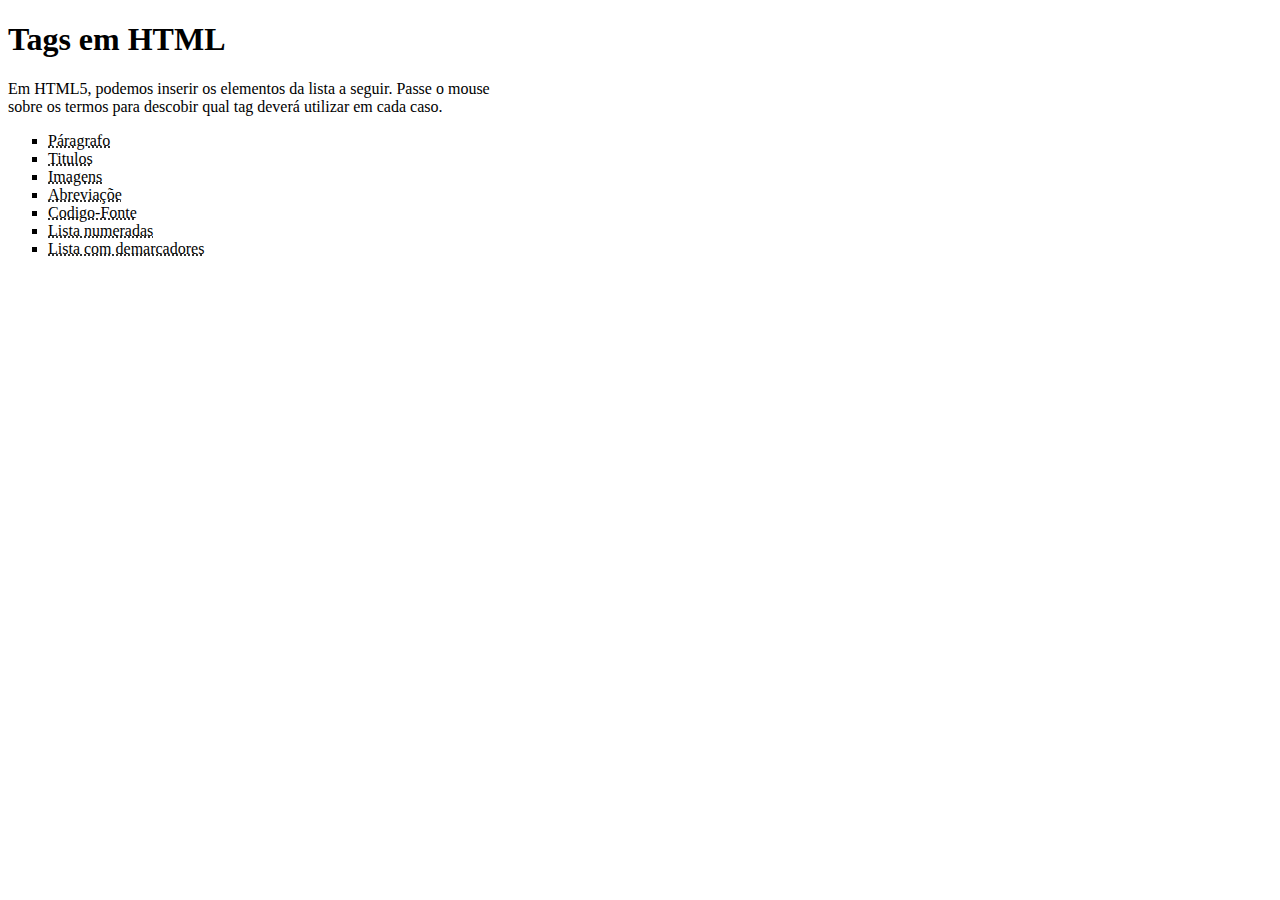
<file: ex006/index.html>
<!DOCTYPE html>
<html lang="pt-br">
<head>
    <meta charset="UTF-8">
    <meta name="viewport" content="width=device-width, initial-scale=1.0">
    <title>Exercicio 006</title>
</head>
<body>
    <h1>Tags em HTML</h1>
    <p>Em HTML5, podemos inserir os elementos da lista a seguir. Passe o mouse <br>sobre os termos para descobir qual tag deverá utilizar em cada caso.</p>
    <ul type="square"> 
        <li><abbr title="Use a tag <p>">Páragrafo</abbr></li>
        <li><abbr title="Use a tag <h>">Titulos</abbr></li>
        <li><abbr title="Use a tag <img src>">Imagens</abbr></li> 
        <li><abbr title="Use a tag <abbr>">Abreviaçõe</abbr></li>
        <li><abbr title="Use a tag <code>">Codigo-Fonte</abbr></li>
        <li><abbr title="Use a tag <ol>">Lista numeradas</abbr></li>
        <li><abbr title="Use a tag <ul>">Lista com demarcadores</abbr></li>
    </ul>
</body>
</html>
</file>
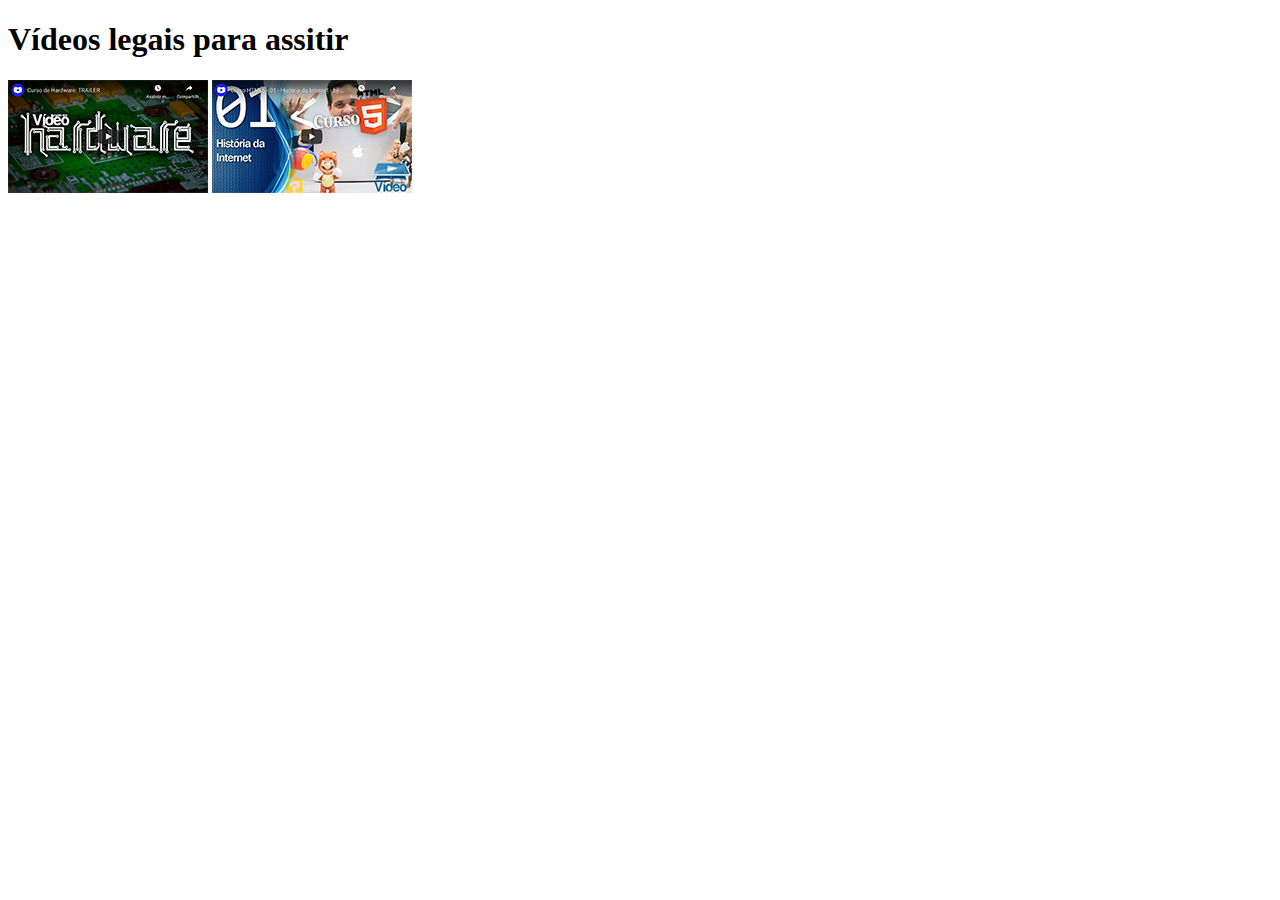
<file: ex009/index.html>
<!DOCTYPE html>
<html lang="pt-br">
<head>
    <meta charset="UTF-8">
    <meta name="viewport" content="width=device-width, initial-scale=1.0">
    <title>exercicio</title>
</head>
<body>
    <h1>Vídeos legais para assitir</h1>
    <a href="paginas/pagina1.html" target="_self">
    <img src="imagens/thumb-hardware.png" alt="thumb-hardware.png"></a>

    <a href="paginas/paginas2.html">
        <img src="imagens/thumb-html.png" alt="thumb-html"></a>
</body>
</html>
</file>
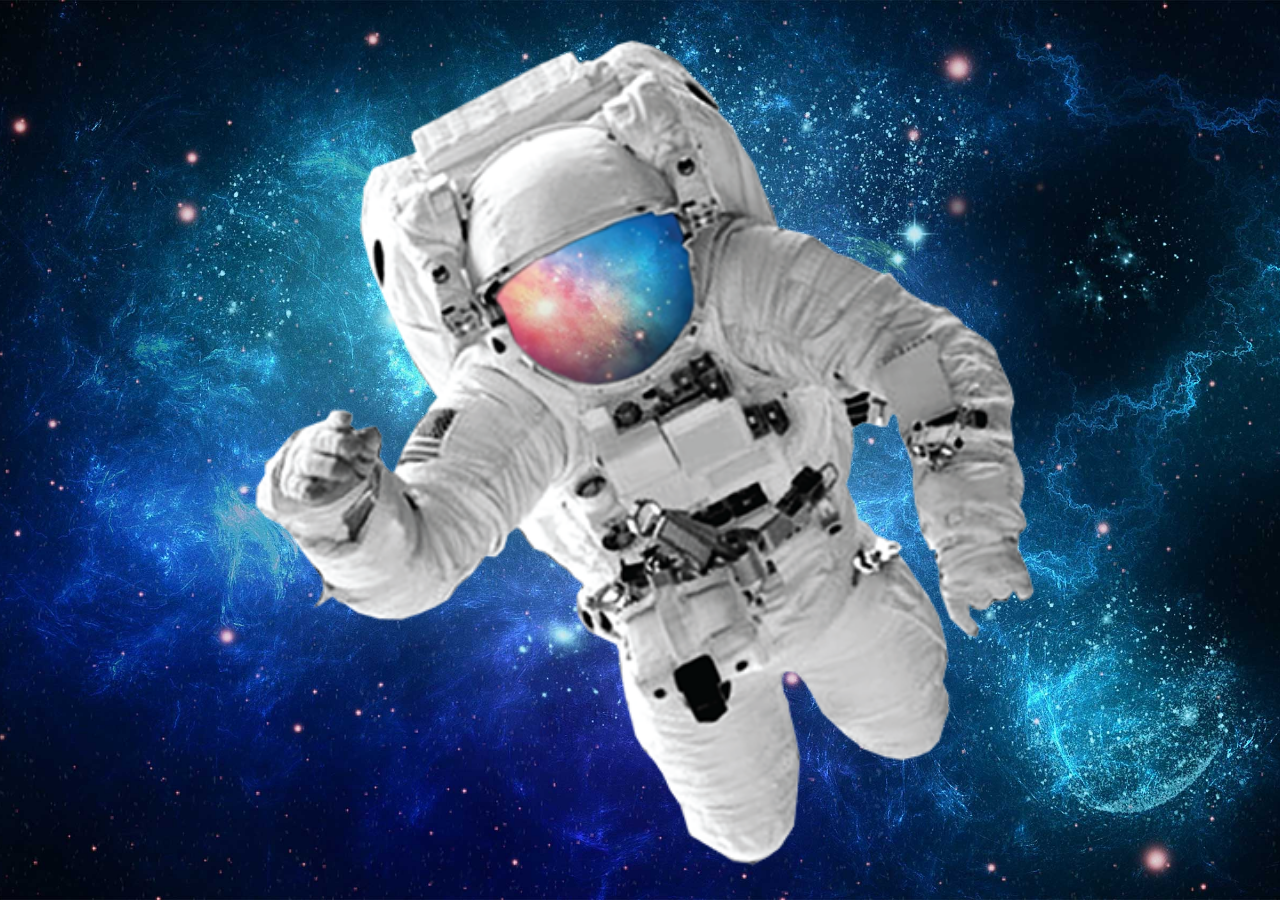
<file: ex011/index.html>
<!DOCTYPE html>
<html lang="pt-br">
<head>
    <meta charset="UTF-8">
    <meta name="viewport" content="width=device-width, initial-scale=1.0">
    <title>Desafio 011</title>
    <style>
       body{
        background-image: url(fotos/espaco.jpg);
        background-position: center center;
        background-repeat: no-repeat;
        background-size: cover;
        background-attachment: fixed;
       }

       div#astro{
        height: 100vh;
        width: 100%;
        background-image: url(fotos/astronauta.png);
        background-position: center center;
        background-repeat: no-repeat;
        background-size: contain;
        background-attachment: fixed;
       }
    </style>
</head>
<body>
    <div id="astro">

    </div>
</body>
</html>
</file>
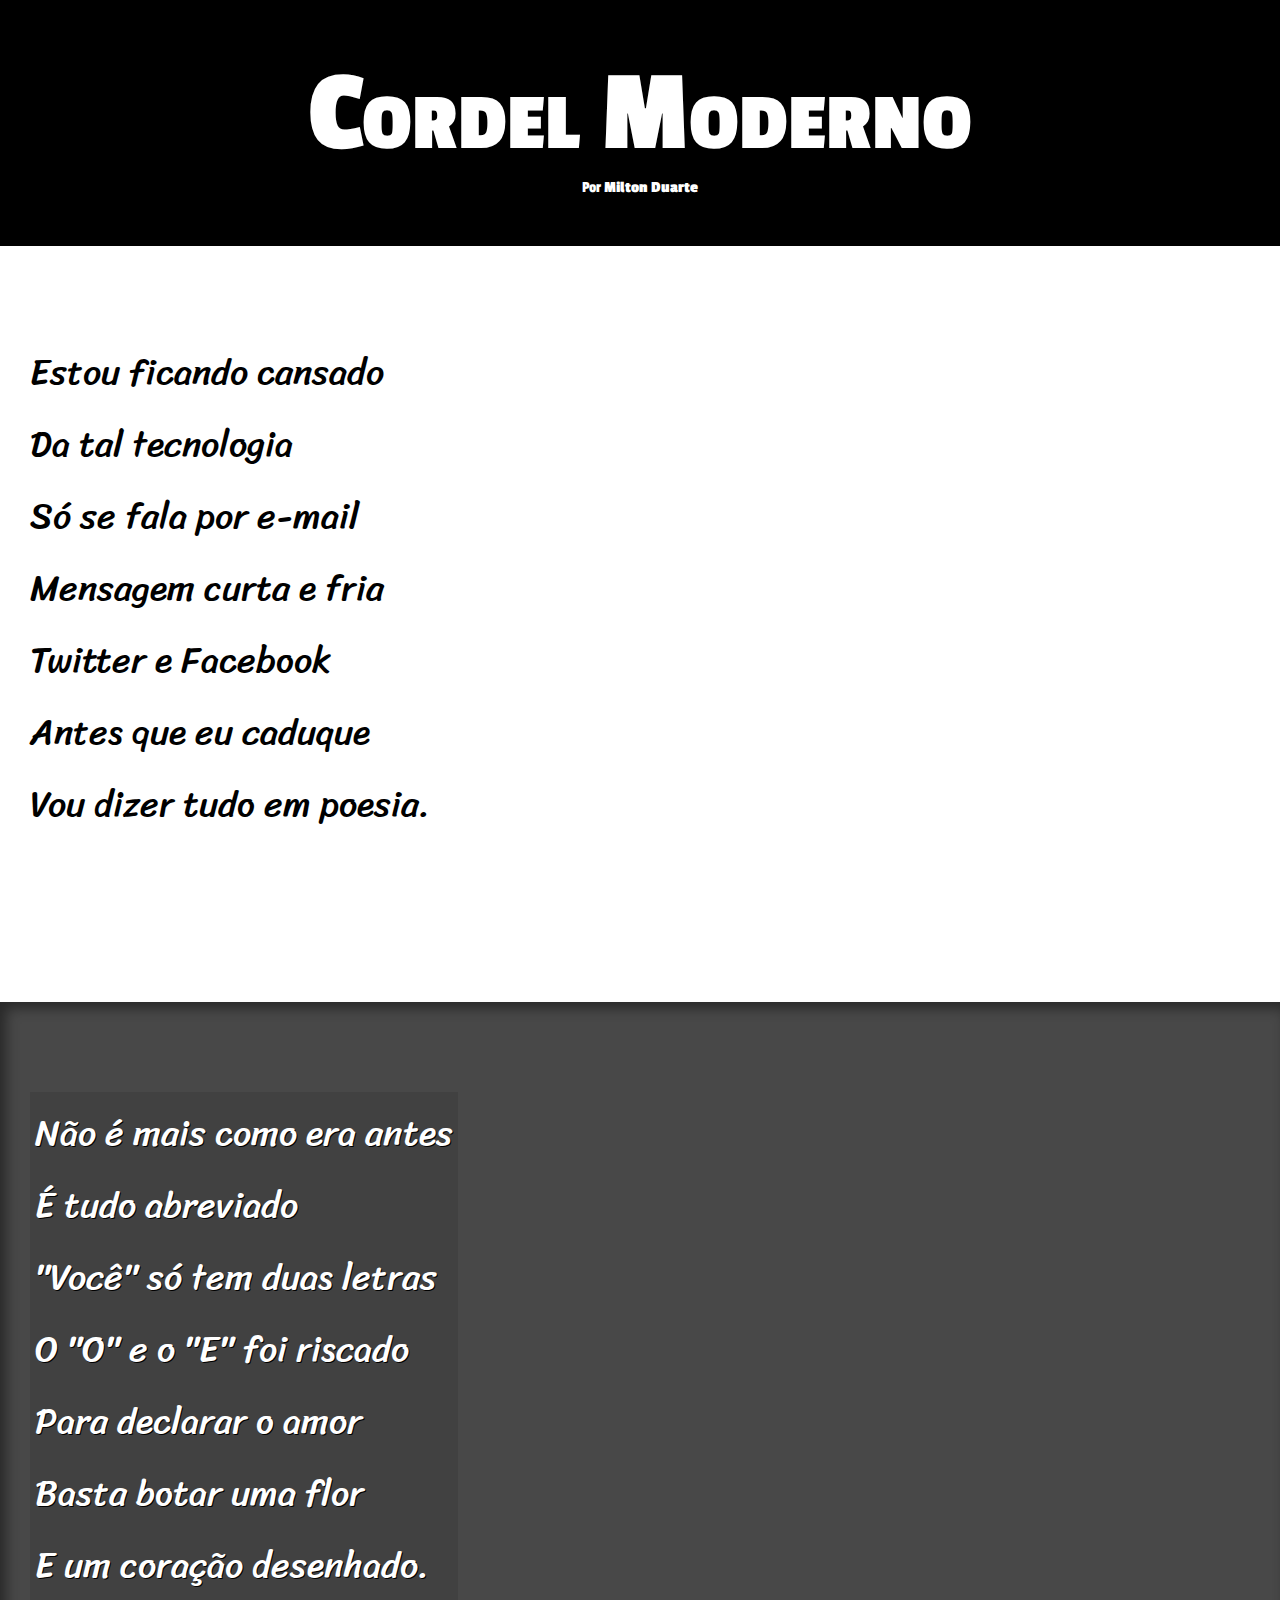
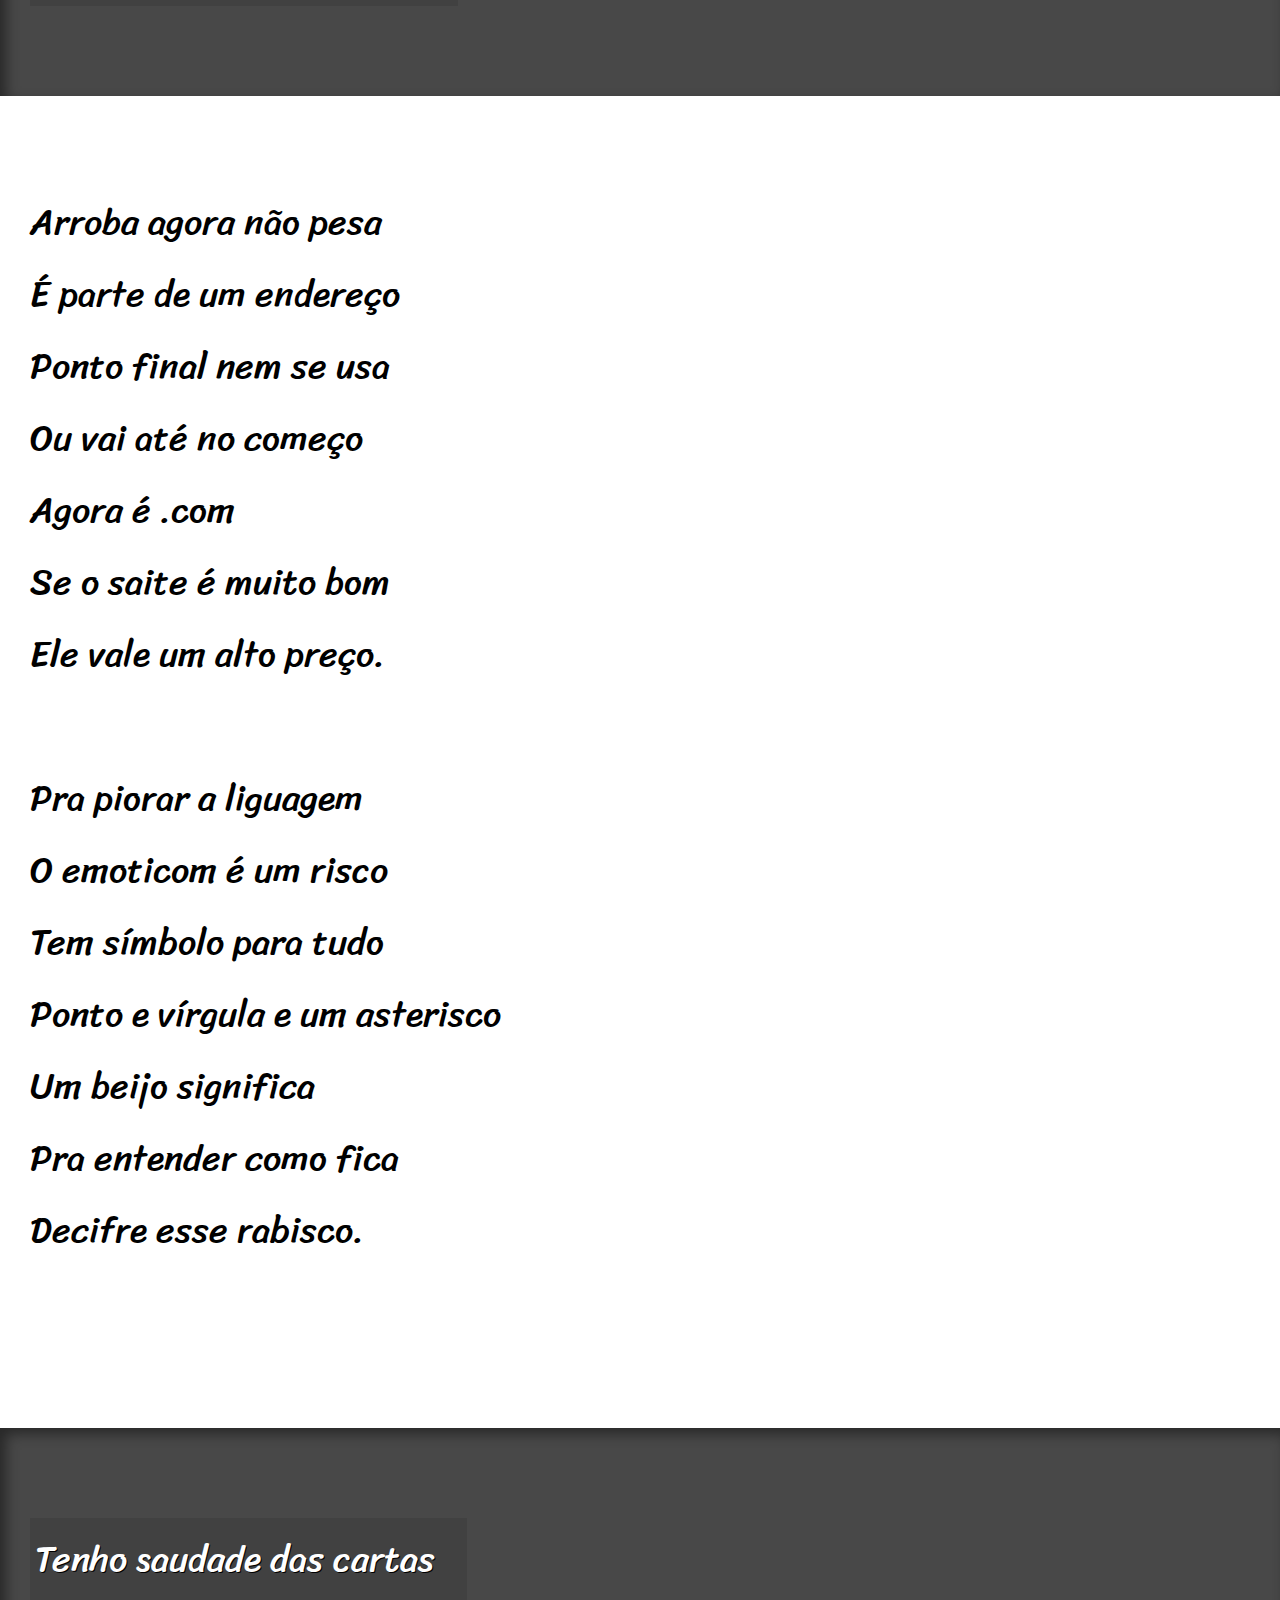
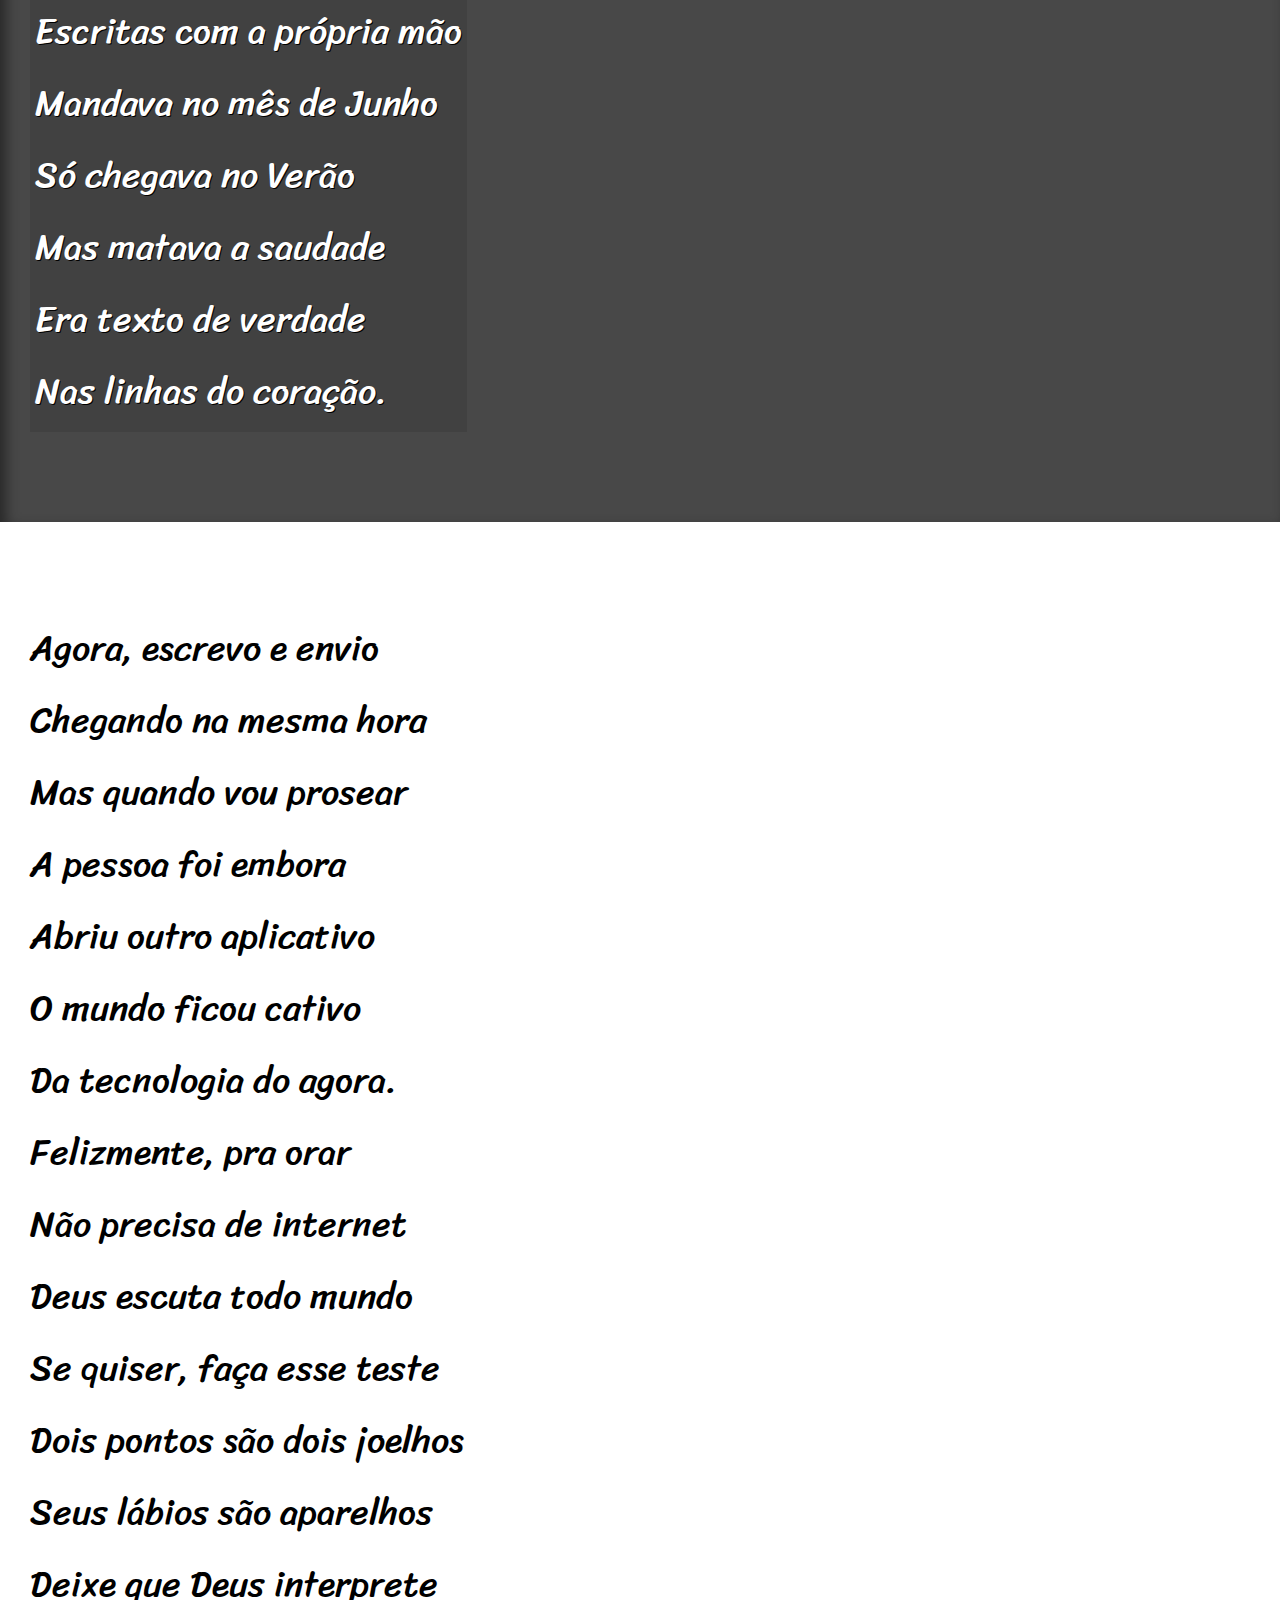
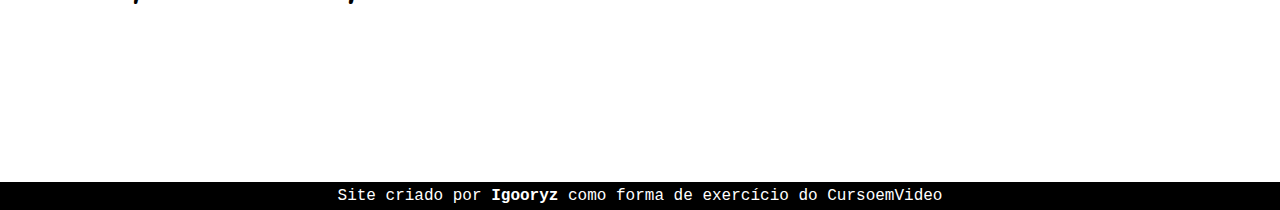
<file: ex012/index.html>
<!DOCTYPE html>
<html lang="pt-br">
<head>
    <meta charset="UTF-8">
    <meta name="viewport" content="width=device-width, initial-scale=1.0">
    <title>Projeto Cordel</title>
    <link rel="stylesheet" href="style.css">
</head>
<body>
    <header>
        <h1>
            Cordel Moderno
        </h1>
        
        <p>
            Por <a href="https://www.recantodasletras.com.br/poesias/3186743" target="_blank">Milton Duarte</a>
        </p>
    </header>

    <section class="normal">
        <p>
            Estou ficando cansado <br>
            Da tal tecnologia <br>
            Só se fala por e-mail <br>
            Mensagem curta e fria <br>
            Twitter e Facebook <br>
            Antes que eu caduque <br>
            Vou dizer tudo em poesia.
        </p>
    </section>

  

    <section class="imagem" id="foto1">
        <p>
            Não é mais como era antes <br>
            É tudo abreviado <br>
            "Você" só tem duas letras <br>
            O "O" e o "E" foi riscado <br>
            Para declarar o amor <br>
            Basta botar uma flor <br>
            E um coração desenhado.
        </p>
    </section>

    

    <section class="normal">
        <p>
            Arroba agora não pesa <br>
            É parte de um endereço <br>
            Ponto final nem se usa <br>
            Ou vai até no começo <br>
            Agora é .com <br>
            Se o saite é muito bom <br>
            Ele vale um alto preço. <br>
        </p>

        <p>
            Pra piorar a liguagem <br>
            O emoticom é um risco <br>
            Tem símbolo para tudo <br>
            Ponto e vírgula e um asterisco <br>
            Um beijo significa <br>
            Pra entender como fica <br>
            Decifre esse rabisco.
        </p>
    </section>

  

    <section class="imagem" id="foto2">
        <p>
            Tenho saudade das cartas <br>
            Escritas com a própria mão <br>
            Mandava no mês de Junho <br>
            Só chegava no Verão <br>
            Mas matava a saudade <br>
            Era texto de verdade <br>
            Nas linhas do coração.
        </p>
    </section>

    

    <section class="normal">
        <p>
            Agora, escrevo e envio <br>
            Chegando na mesma hora <br>
            Mas quando vou prosear <br>
            A pessoa foi embora <br>
            Abriu outro aplicativo <br>
            O mundo ficou cativo <br>
            Da tecnologia do agora. <br>
            Felizmente, pra orar <br>
            Não precisa de internet <br>
            Deus escuta todo mundo <br>
            Se quiser, faça esse teste <br>
            Dois pontos são dois joelhos <br>
            Seus lábios são aparelhos <br>
            Deixe que Deus interprete
        </p>
    </section>

    <footer>
        Site criado por <a href="https://github.com/igooryz" target="_blank">Igooryz</a> como forma de exercício do CursoemVideo
    </footer>
</body>
</html>
</file>
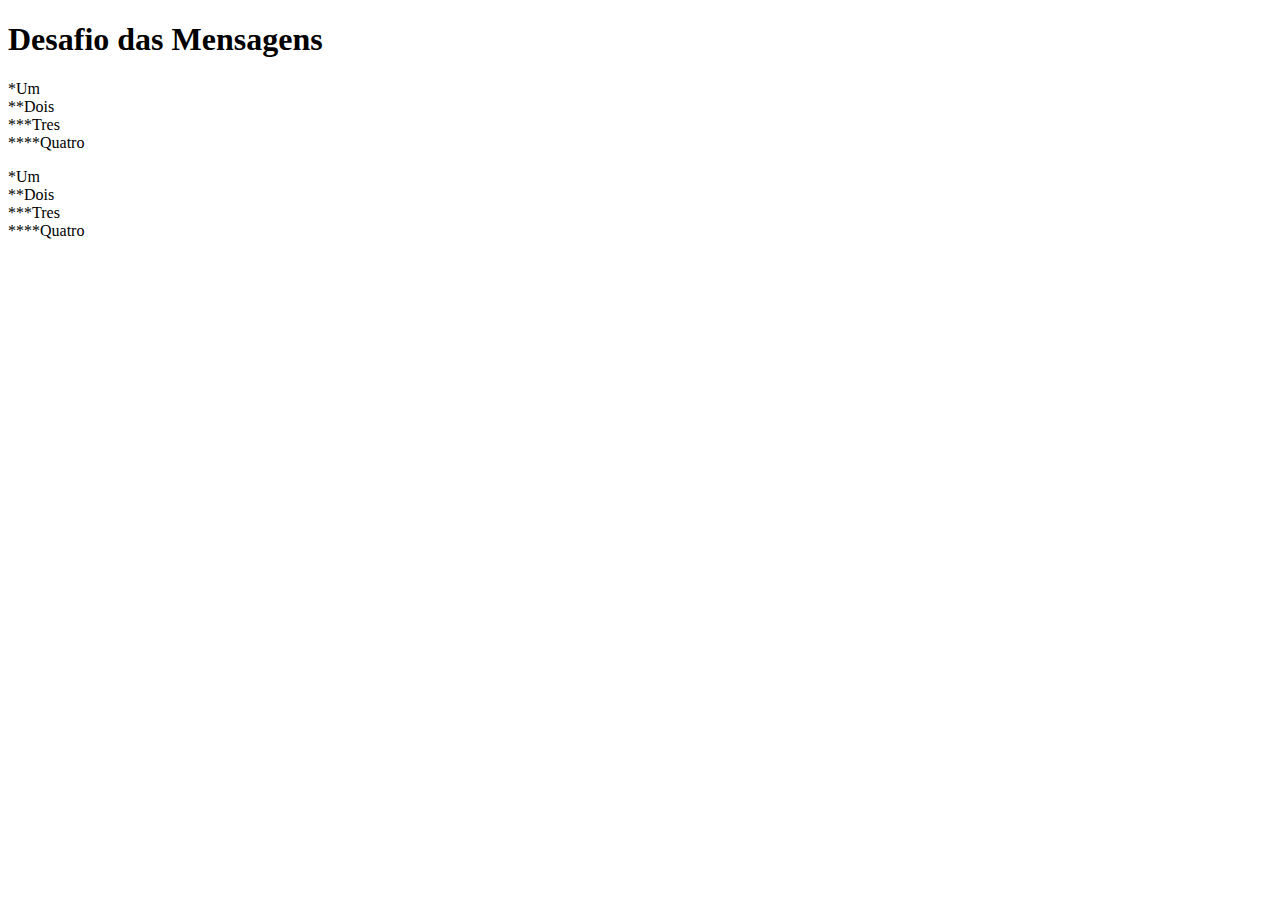
<file: ex001/ex001.html>
<!DOCTYPE html>
<html lang="pt-br">
<head>
    <meta charset="UTF-8">
    <meta name="viewport" content="width=device-width, initial-scale=1.0">
    <title>Exercicio 1</title>
</head>
<body>
    <h1>Desafio das Mensagens</h1>
    <p>*Um<br> **Dois <br> ***Tres <br> ****Quatro </p>
    
    <p>*Um<br> **Dois <br> ***Tres <br> ****Quatro </p>
    
</body>
</html>
</file>
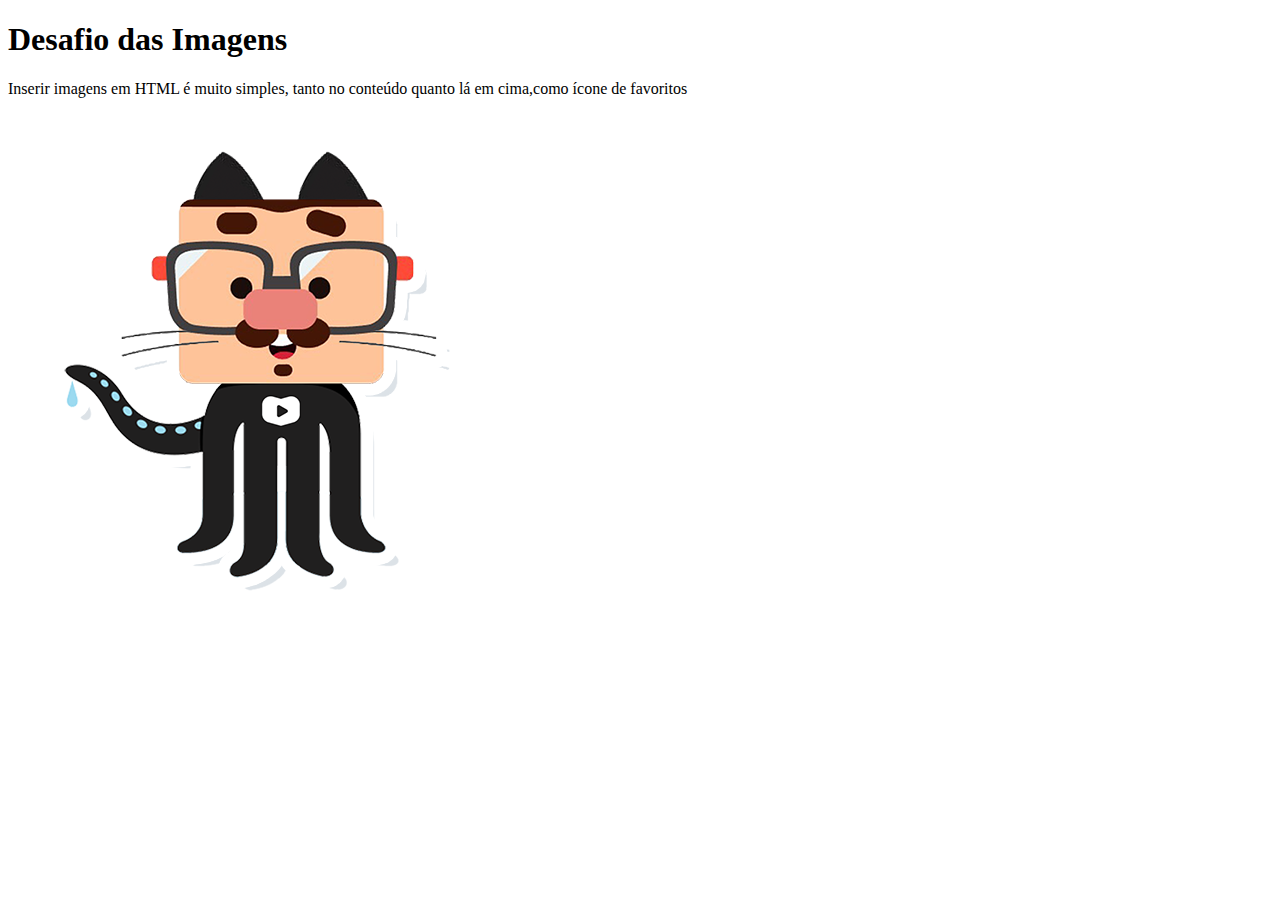
<file: ex002/ex002.html>
<!DOCTYPE html>
<html lang="pt-br">
<head>
    <meta charset="UTF-8">
    <meta name="viewport" content="width=device-width, initial-scale=1.0">
    <title>Dasafio das Imagens</title>
    <link rel="shortcut icon" href="favicon.ico" type="image/x-icon">
</head>
<body>
    <h1>Desafio das Imagens</h1>
    <p>Inserir imagens em HTML é muito simples, tanto no conteúdo quanto lá em cima,como ícone de favoritos</p>
    <img src="favicon.png" alt="Icone">
</body>
</html>
</file>
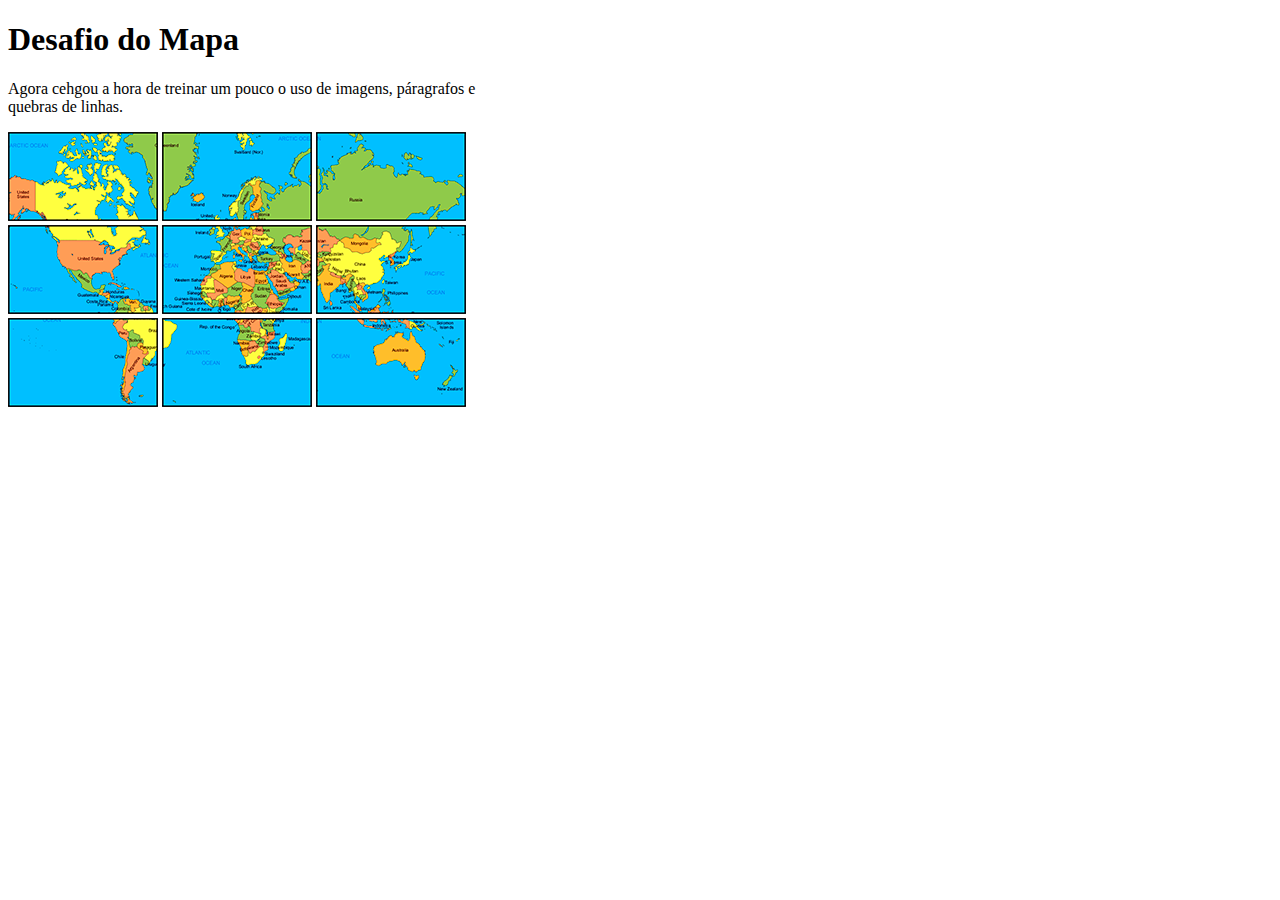
<file: ex003/ex003.html>
<!DOCTYPE html>
<html lang="pt-br">
<head>
    <meta charset="UTF-8">
    <meta name="viewport" content="width=device-width, initial-scale=1.0">
    <title>Desafio Mapa Mundi</title>
    <link rel="shortcut icon" href="favicon.ico" type="image/x-icon">
</head>
<body>
    <h1>Desafio do Mapa</h1>
    <p>Agora cehgou a hora de treinar um pouco o uso de imagens, páragrafos e <br> quebras de linhas.</p>
    <img src="mapa03.png" alt=""> <img src="mapa07.png" alt=""> <img src="mapa05.png" alt=""> <br> 
    <img src="mapa09.png" alt=""> <img src="mapa01.png" alt=""> <img src="mapa08.png" alt=""> <br>
    <img src="mapa06.png" alt=""> <img src="mapa02.png" alt=""> <img src="mapa04.png" alt="">
</body>
</html>
</file>
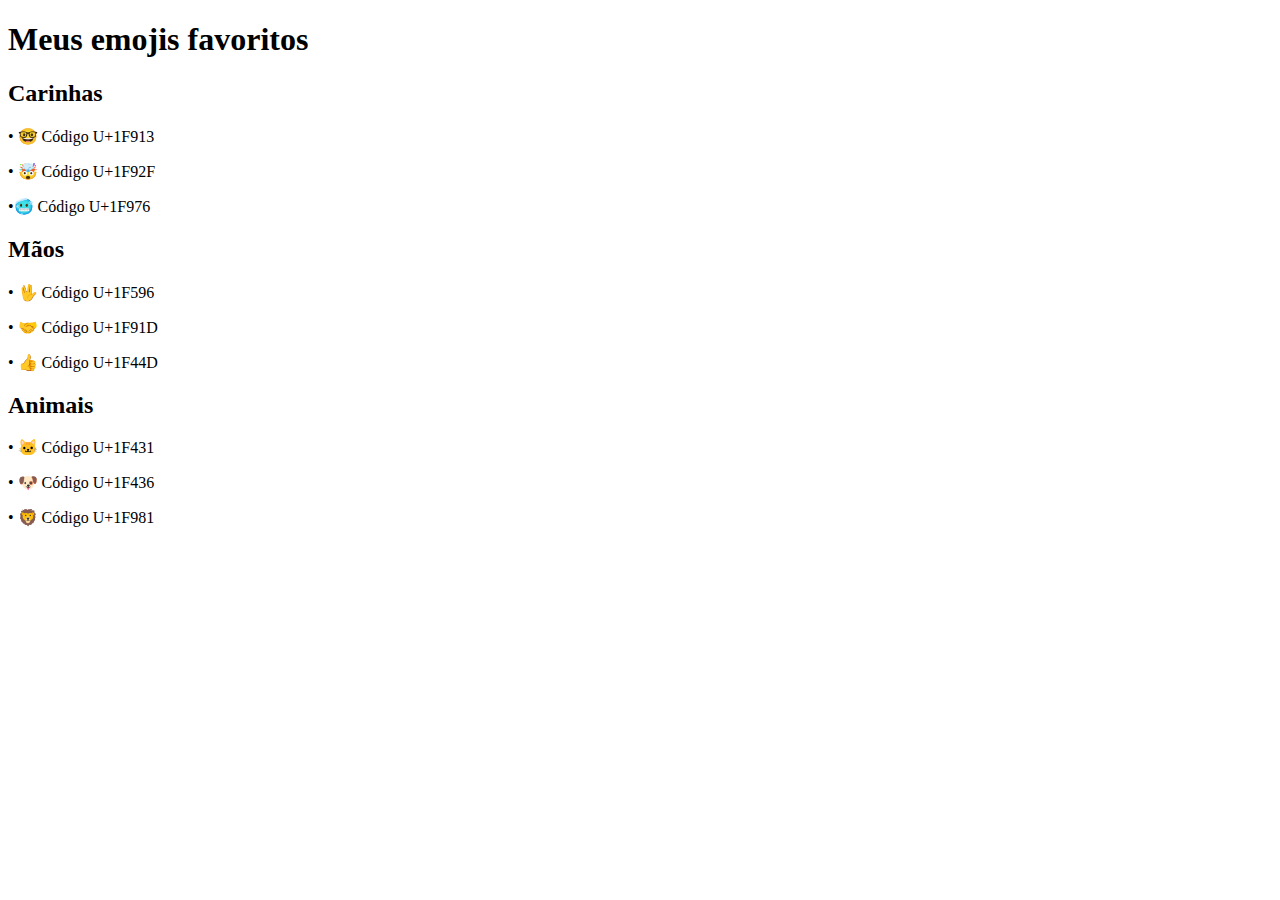
<file: ex004/emojis.html>
<!DOCTYPE html>
<html lang="pt-br">
<head>
    <meta charset="UTF-8">
    <meta name="viewport" content="width=device-width, initial-scale=1.0">
    <title>Desafio dos Emojis</title>
</head>
<body>
    <h1>Meus emojis favoritos</h1>

    <h2>Carinhas</h2>
    <p>• 🤓 Código U+1F913</p>
    <p>• 🤯 Código U+1F92F</p>
    <p>•🥶 Código U+1F976</p>

    <h2>Mãos</h2>
    <p>• 🖖 Código U+1F596</p>
    <p>• 🤝 Código U+1F91D</p>
    <p>• 👍 Código U+1F44D</p>

    <h2>Animais</h2>
    <p>• 🐱 Código U+1F431 </p>
    <p>• 🐶 Código U+1F436</p>
    <p>• 🦁 Código U+1F981</p>

</body>
</html>
</file>
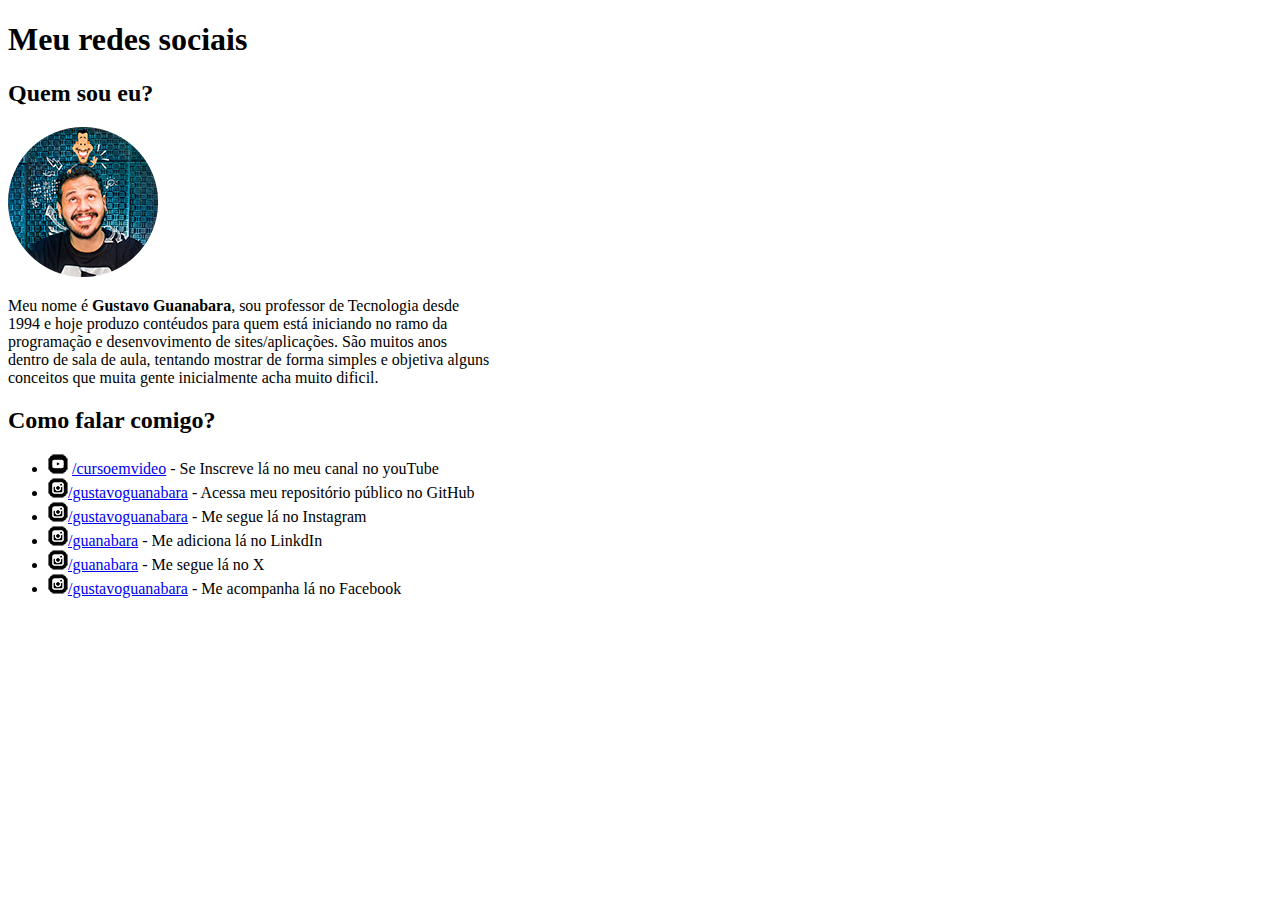
<file: ex005/curriculo.html>
<!DOCTYPE html>
<html lang="pt-br">
<head>
    <meta charset="UTF-8">
    <meta name="viewport" content="width=device-width, initial-scale=1.0">
    <title>Curriculo</title>
</head>
<body>
    <h1>Meu redes sociais</h1>
    <h2>Quem sou eu?</h2>
    <img src="foto-perfil-guanabara.png" alt="Prof"> 
    <p>Meu nome é <strong>Gustavo Guanabara</strong>, sou professor de Tecnologia desde <br>
    1994 e hoje produzo contéudos para quem está iniciando no ramo da <br>
programação e desenvovimento de sites/aplicações. São muitos anos <br>
dentro de sala de aula, tentando mostrar de forma simples e objetiva alguns <br>
conceitos que muita gente inicialmente acha muito dificil.</p>
<h2>Como falar comigo?</h2>
<ul>
    <li><img src="icone-youtube.png" alt="icone-youtube"> <a href="https://www.youtube.com/c/CursoemV%C3%ADdeo" target="_blank" rel="external">/cursoemvideo</a> - Se Inscreve lá no meu canal no youTube</li>
    <li><img src="icone-instagram.png" alt="icone-github"><a href="https://github.com/gustavoguanabara" target="_blank" rel="external">/gustavoguanabara</a> - Acessa meu repositório público no GitHub</li>
    <li><img src="icone-instagram.png" alt="icone-instagram"><a href="https://www.instagram.com/gustavoguanabara/" target="_blank" rel="external">/gustavoguanabara</a> - Me segue lá no Instagram </li>
    <li><img src="icone-instagram.png" alt="icone-linkedin"><a href="https://br.linkedin.com/in/guanabara" target="_blank" rel="external">/guanabara</a> - Me adiciona lá no LinkdIn</li>
    <li><img src="icone-instagram.png" alt="icone-twitter"><a href="https://x.com/guanabara" target="_blank" rel="external">/guanabara</a> - Me segue lá no X </li>
    <li><img src="icone-instagram.png" alt="icone-facebook"><a href="https://www.facebook.com/gustavoguanabara/?locale=pt_BR" target="_blank" rel="external">/gustavoguanabara</a> - Me acompanha lá no Facebook</li>
</ul>
</file>
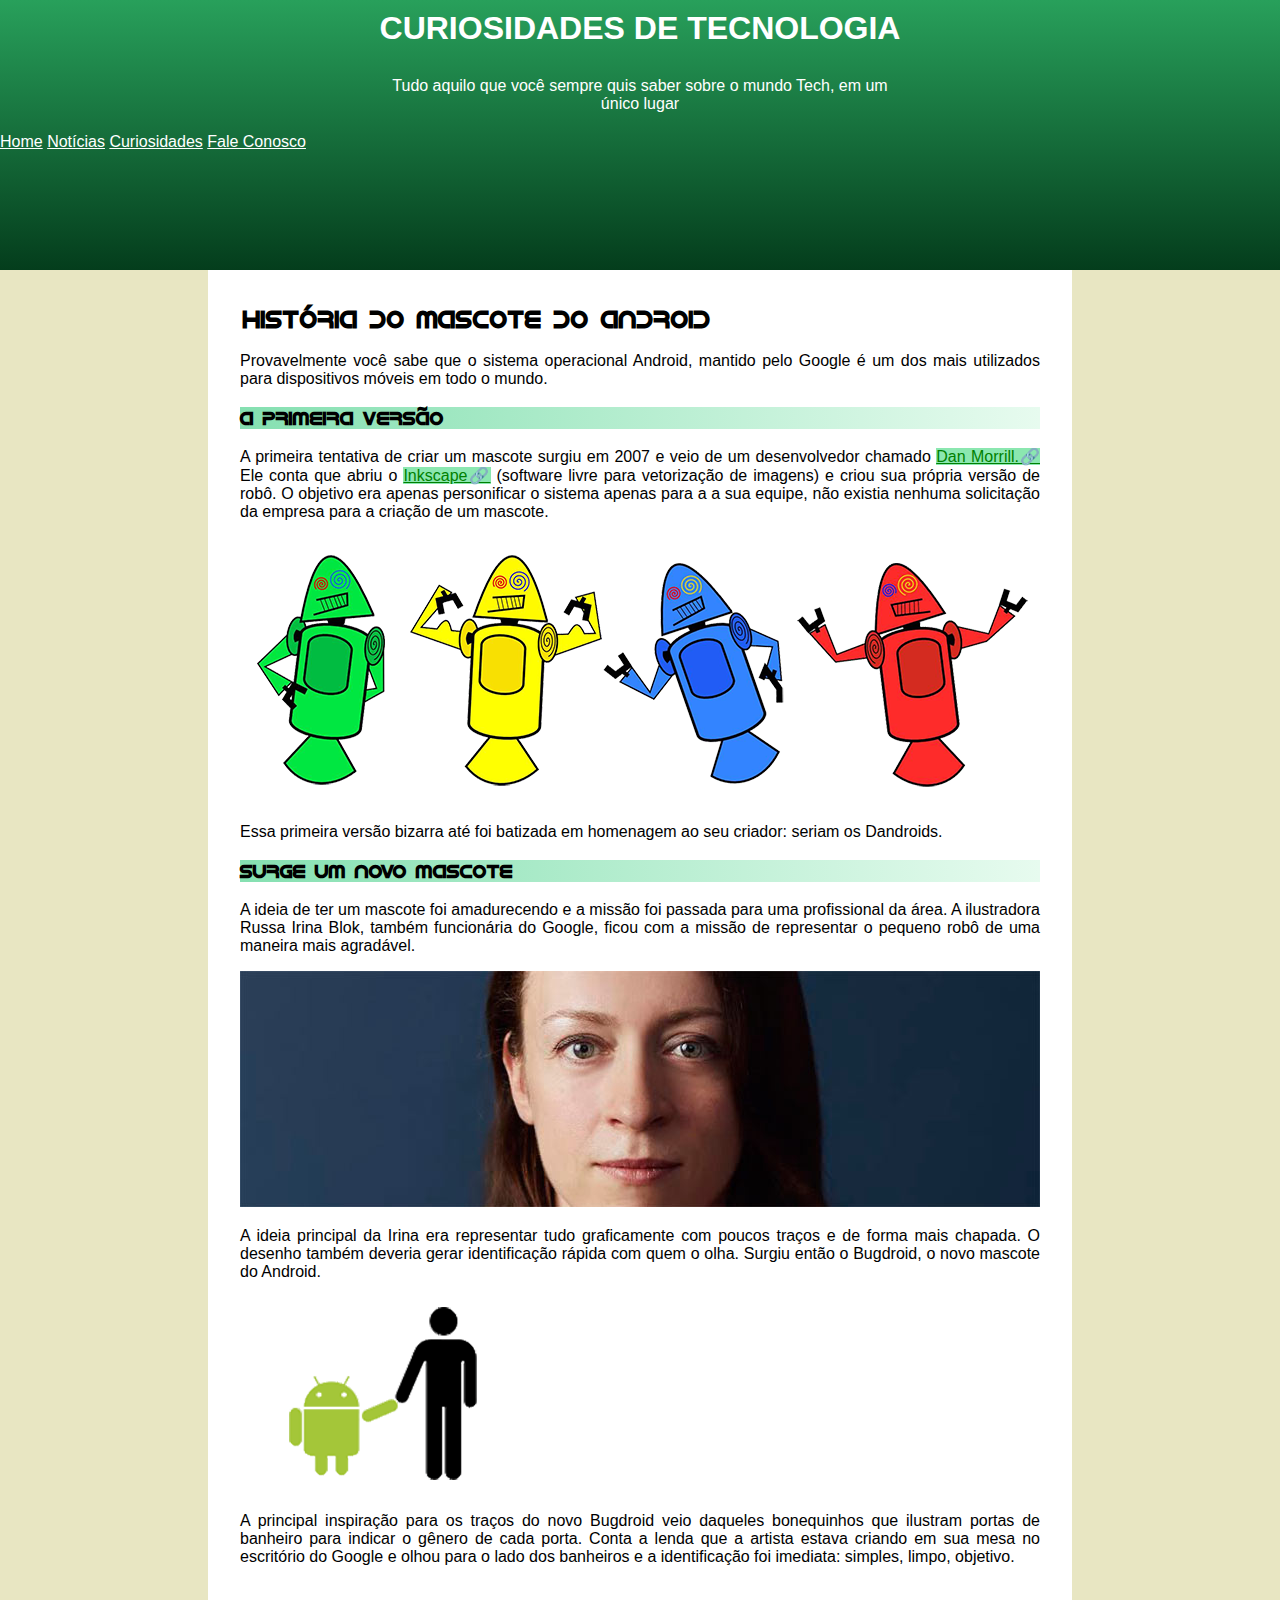
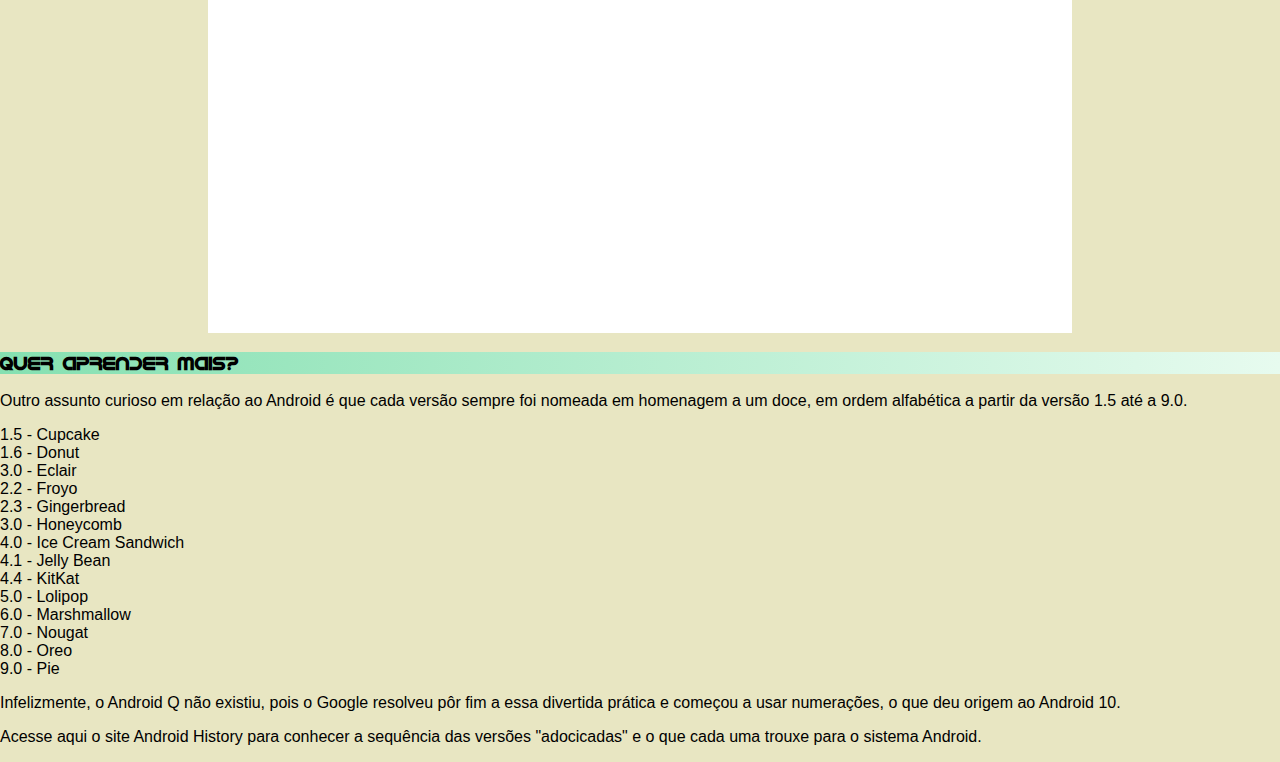
<file: ex010/projeto.html>
<!DOCTYPE html>
<html lang="pt-br">
<head>
    <meta charset="UTF-8">
    <meta name="viewport" content="width=device-width, initial-scale=1.0">
    <title>Projeto</title>
    <link rel="shortcut icon" href="pacote-projeto-d010/imagens/favicon.ico" type="image/x-icon">
    <link rel="stylesheet" href="style.css">
    <style>
        @font-face {
                font-family: idroid ;
                src: url('pacote-projeto-d010/fontes/idroid.otf') format('opentype'); 
                font-weight: normal;
                font-style: normal;
                font-display: swap;
            }
        h2{
            font-family: idroid, 'Gill Sans', 'Gill Sans MT', Calibri, 'Trebuchet MS', sans-serif
        }

        h3{
            font-family: idroid, 'Gill Sans', 'Gill Sans MT', Calibri, 'Trebuchet MS', sans-serif
        }

        h2{
            padding: 3px;
            margin: auto auto;
        }

        h3{
            background-image: linear-gradient(to right, #85E0B1,#E7FBEF);
        }
    </style>
</head>
<body>
    <header>
        <h1>CURIOSIDADES DE TECNOLOGIA</h1>
        <p>Tudo aquilo que você sempre quis saber sobre o mundo Tech, em um <br> único lugar</p>
         <nav>
            <a href="#">Home</a>
            <a href="#">Notícias</a>
            <a href="#">Curiosidades</a>
            <a href="#">Fale Conosco</a>
        </nav>
    </header>

    <main>
            <section id="historia">
                <article>
            <h2>História do Mascote do Android</h2>
            <p>Provavelmente você sabe que o sistema operacional Android, mantido pelo Google é um dos mais utilizados para dispositivos móveis em todo o mundo.</p>
            <h3>A primeira versão</h2>
            <p>A primeira tentativa de criar um mascote surgiu em 2007 e veio de um desenvolvedor chamado <a href="https://androidcommunity.com/dan-morrill-shows-us-the-android-mascot-that-almost-was-20130103/">Dan Morrill.🔗</a> Ele conta que abriu o <a href="https://inkscape.org/pt-br/">Inkscape🔗</a> (software livre para vetorização de imagens) e criou sua própria versão de robô. O objetivo era apenas personificar o sistema apenas para a a sua equipe, não existia nenhuma solicitação da empresa para a criação de um mascote.</p>
            <img src="pacote-projeto-d010/imagens/dan-droids.png" alt="dan-droids">
            <p>Essa primeira versão bizarra até foi batizada em homenagem ao seu criador: seriam os Dandroids.</p>
                </article>
            </section>

            <section id="mascote">
                <article>
            <h3>Surge um novo mascote</h2>
            <p>A ideia de ter um mascote foi amadurecendo e a missão foi passada para uma profissional da área. A ilustradora Russa Irina Blok, também funcionária do Google, ficou com a missão de representar o pequeno robô de uma maneira mais agradável.</p>
            <img src="pacote-projeto-d010/imagens/irina-blok.jpg" alt="irina-blok">
            <p>A ideia principal da Irina era representar tudo graficamente com poucos traços e de forma mais chapada. O desenho também deveria gerar identificação rápida com quem o olha. Surgiu então o Bugdroid, o novo mascote do Android.</p>
            <img src="pacote-projeto-d010/imagens/bugdroid.png" alt="bugdroid">
            <p>A principal inspiração para os traços do novo Bugdroid veio daqueles bonequinhos que ilustram portas de banheiro para indicar o gênero de cada porta. Conta a lenda que a artista estava criando em sua mesa no escritório do Google e olhou para o lado dos banheiros e a identificação foi imediata: simples, limpo, objetivo.</p>
                </article>
            </section>

            <section id="video">
                <iframe width="560" height="315" src="https://www.youtube.com/embed/l2UDgpLz20M?si=1uxYMTYpKsiZG3eZ" title="YouTube video player" frameborder="0" allow="accelerometer; autoplay; clipboard-write; encrypted-media; gyroscope; picture-in-picture; web-share" referrerpolicy="strict-origin-when-cross-origin" allowfullscreen></iframe>
            </section>
    </main>
    <section><h3>Quer aprender mais?</h3>
            <p>Outro assunto curioso em relação ao Android é que cada versão sempre foi nomeada em homenagem a um doce, em ordem alfabética a partir da versão 1.5 até a 9.0.</p></section>
    <section id="listaesq">
        <li>1.5 - Cupcake</li>
        <li>1.6 - Donut</li>
        <li>3.0 - Eclair</li>
        <li>2.2 - Froyo</li>
        <li>2.3 - Gingerbread</li>
        <li>3.0 - Honeycomb</li>
        <li>4.0 - Ice Cream Sandwich</li>
    </section>

    <section id="listadir">
        <li>4.1 - Jelly Bean</li>
        <li>4.4 - KitKat</li>
        <li>5.0 - Lolipop</li>
        <li>6.0 - Marshmallow</li>
        <li>7.0 - Nougat</li>
        <li>8.0 - Oreo</li>
        <li>9.0 - Pie</li>

        <p>Infelizmente, o Android Q não existiu, pois o Google resolveu pôr fim a essa divertida prática e começou a usar numerações, o que deu origem ao Android 10.</p>

        <p>Acesse aqui o site Android History para conhecer a sequência das versões "adocicadas" e o que cada uma trouxe para o sistema Android.</p>
    </section>


</body>
</html>
</file>
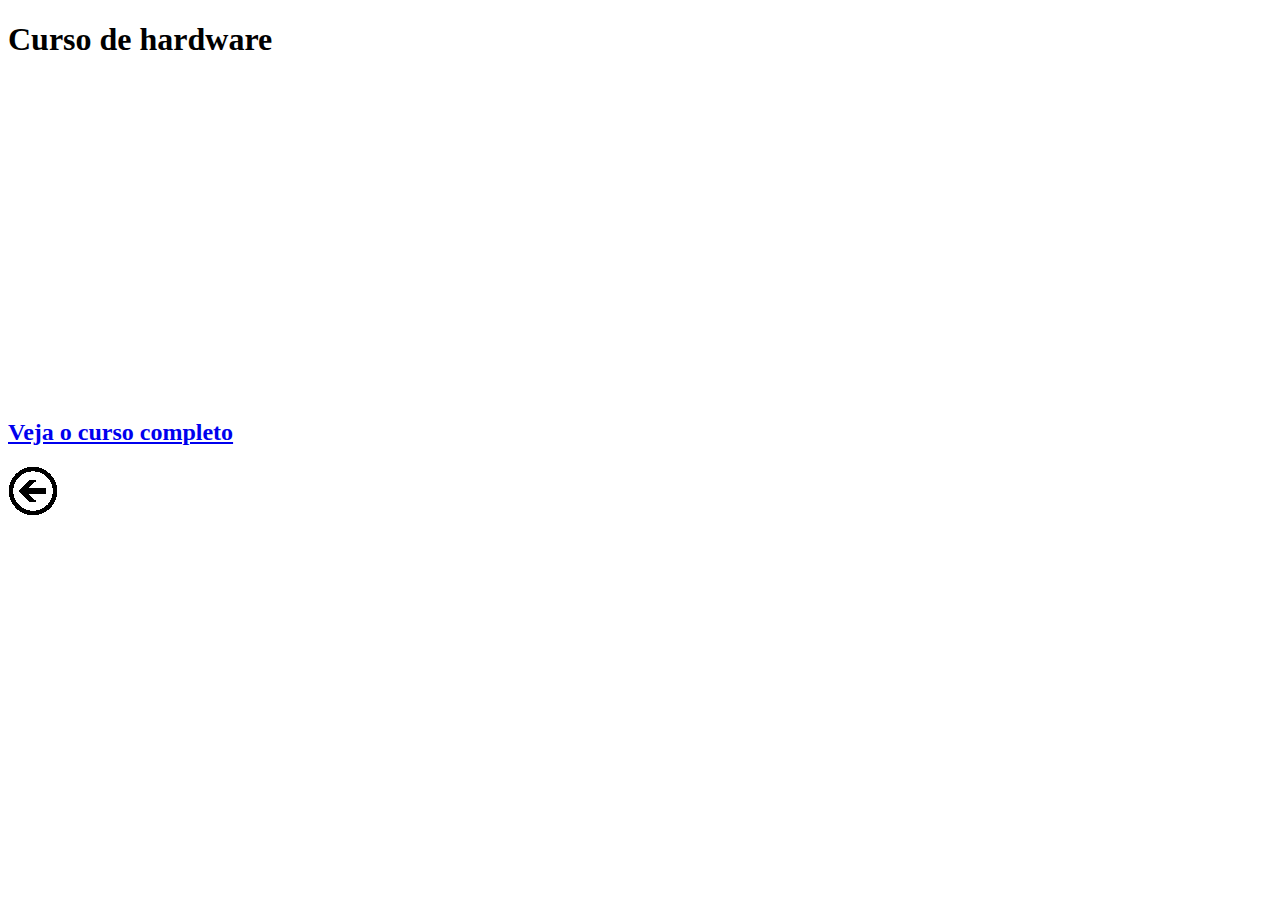
<file: ex009/paginas/pagina1.html>
<!DOCTYPE html>
<html lang="pt-br">
<head>
    <meta charset="UTF-8">
    <meta name="viewport" content="width=device-width, initial-scale=1.0">
    <title>exercicio</title>
</head>
<body>
    <h1>Curso de hardware</h1>
    <iframe width="560" height="315" src="https://www.youtube.com/embed/vs95I5KqBGE?si=nqDF2wecH3eELeEa&amp;start=11" title="YouTube video player" frameborder="0" allow="accelerometer; autoplay; clipboard-write; encrypted-media; gyroscope; picture-in-picture; web-share" referrerpolicy="strict-origin-when-cross-origin" allowfullscreen></iframe>
    <h2><a href="https://www.youtube.com/watch?v=zpK_MqEMgu4&list=PL3QUMSbwx-jPz30uFQ_HmyDJk19m_Yxom" target="_blank">Veja o curso completo</a></h2>
   <a href="../index.html">
    <img src="imagens/voltar2.png"></a>
</body>
</html>
</file>
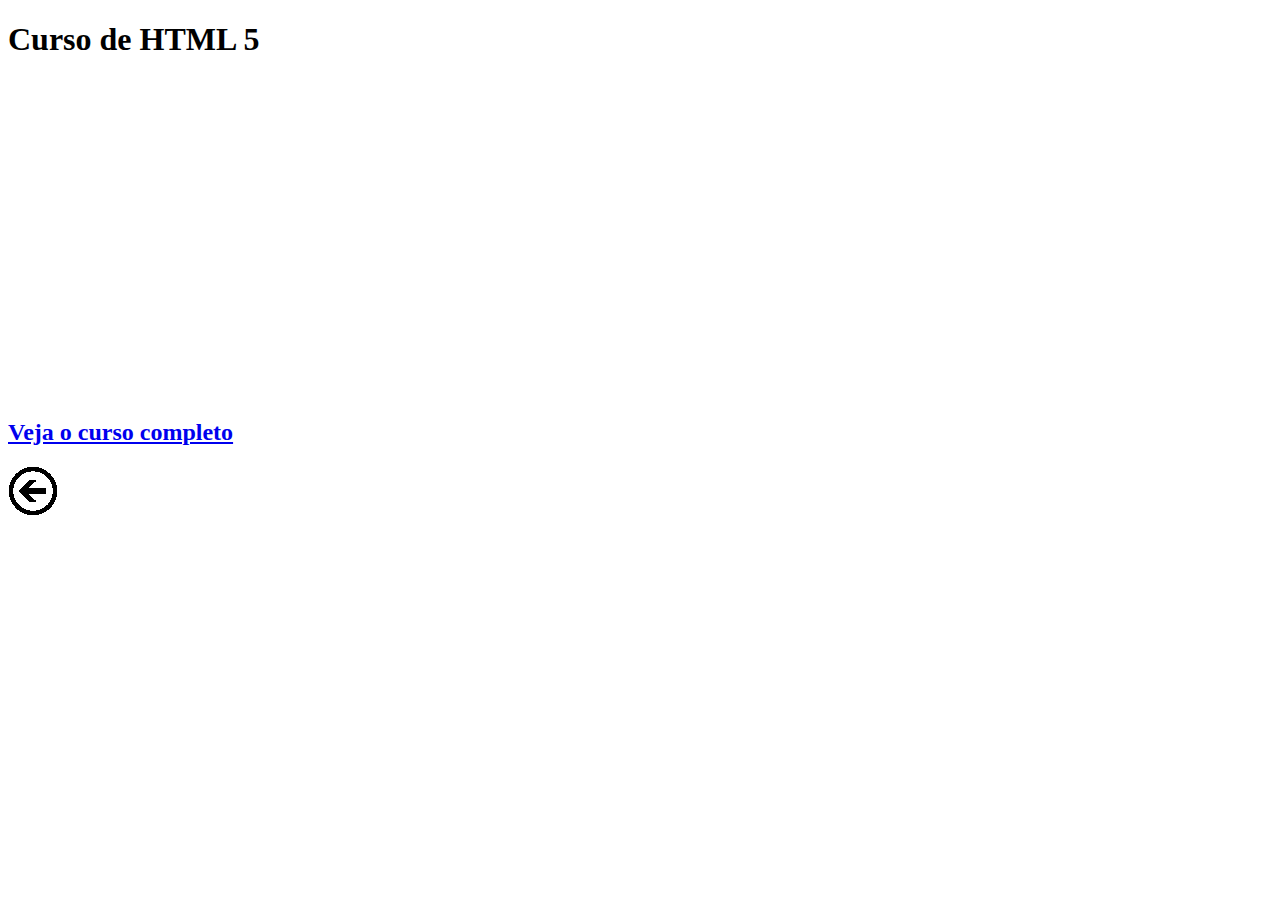
<file: ex009/paginas/paginas2.html>
<!DOCTYPE html>
<html lang="pt-br">
<head>
    <meta charset="UTF-8">
    <meta name="viewport" content="width=device-width, initial-scale=1.0">
    <title>exercicio</title>
</head>
<body>
    <h1>Curso de HTML 5</h1>
    <iframe width="560" height="315" src="https://www.youtube.com/embed/B4FU3NFRTDw?si=nQp6kkOh3wK3Hg2w&amp;start=11" title="YouTube video player" frameborder="0" allow="accelerometer; autoplay; clipboard-write; encrypted-media; gyroscope; picture-in-picture; web-share" referrerpolicy="strict-origin-when-cross-origin" allowfullscreen></iframe>
    <h2><a href="https://youtu.be/vPNIAJ9B4hg?si=nt1jLJAR8z8_VVgS" target="_blank">Veja o curso completo</a></h2>
    <a href="../index.html"><img src="imagens/voltar2.png" alt=""></a>
</body>
</html>
</file>
<file: ex012/style.css>
@charset "UTF-8";

@import url('https://fonts.googleapis.com/css2?family=Passion+One&family=Sriracha&display=swap');

:root {
--fonte1: 'Courier New', Courier, monospace;
--fonte2: "Passion One", sans-serif;
--fonte3:  "Sriracha", cursive;
}


*{
    margin: 0px;
    padding: 0px;
}

html, body{
    font-family: var(--fonte1);
    min-height: 100vh;
    background-color: darkgray;
}

header{
    background-color: black;
    color: white;
    text-align: center;
    font-family: var(--fonte2);
}

header h1{
    padding-top: 50px;
    font-variant: small-caps;
    font-size: 13vh;
}

header p{
    padding-bottom: 50px;
}

a{
    color: white;
    text-decoration: none;
    font-weight: bolder;
}

a:hover{
    text-decoration: underline;
}

section{
    padding-top:10vh;
    padding-bottom:10vh;
    line-height: 2em;
    padding-left: 30px;
    font-family:var(--fonte3);
    font-size: 4vh;
}

section p{
    padding-bottom: 2em;
}

section.normal{
    background-color: white;
    color: black;
}

section.imagem{
    background-color: rgba(0, 0, 0, 0.573);
    color: white;
    box-shadow:inset 6px 6px 13px 0px rgba(0, 0, 0, 0.449);
}

#foto1{
    background-image: url(imagens/background001.jpg);
    background-position: right center;
    background-size: cover;
    background-attachment: fixed;
}

#foto2{
     background-image: url(imagens/background002.jpg);
    background-position: center center;
    background-size: cover;
    background-attachment: fixed;
}

.imagem p{
    background-color: rgba(0, 0, 0, 0.088);
    display: inline-block;
    padding: 5px;
    text-shadow: 1px 1px black;
}

footer{
    background-color: black;
    text-align: center;
    color: white;
    padding: 5px;
}
</file>
<file: ex010/style.css>
body{
    font-family: 'Inter', sans-serif;
            margin: 0; /* Remove a margem padrão do body */
            padding: 0; /* Remove o padding padrão do body */
            box-sizing: border-box; /* Garante que padding e border sejam incluídos na largura/altura */
            background-color: #E8E6C2 /* Cor de fundo suave para o corpo */
}

header{
    text-align: center;
    color: rgb(255, 255, 255);
    background-image: linear-gradient(to bottom, #28A05B, #043D1C);
    text-align: center;
     min-height: 30vh;
     width: 100%;
}

header > h1{
    margin: 0px auto;
    padding: 10px;
    max-width: 800px;
}

header > p{
    margin: 20px;
}

nav{
    text-align: left    ;
    padding: auto;
    margin: auto auto;
}

header>nav>a{
    color: white;
}

main{
    background-color: #ffffff; /* Fundo branco */
            max-width: 800px; /* Largura máxima para o contêiner */
            margin: 0px auto; /* Margem superior/inferior e centralização horizontal */
            padding: 2rem; /* Espaçamento interno */
            text-align: justify;
}

p>a{
    background-color: #8BE7B0;
    color: green;
}
</file>
